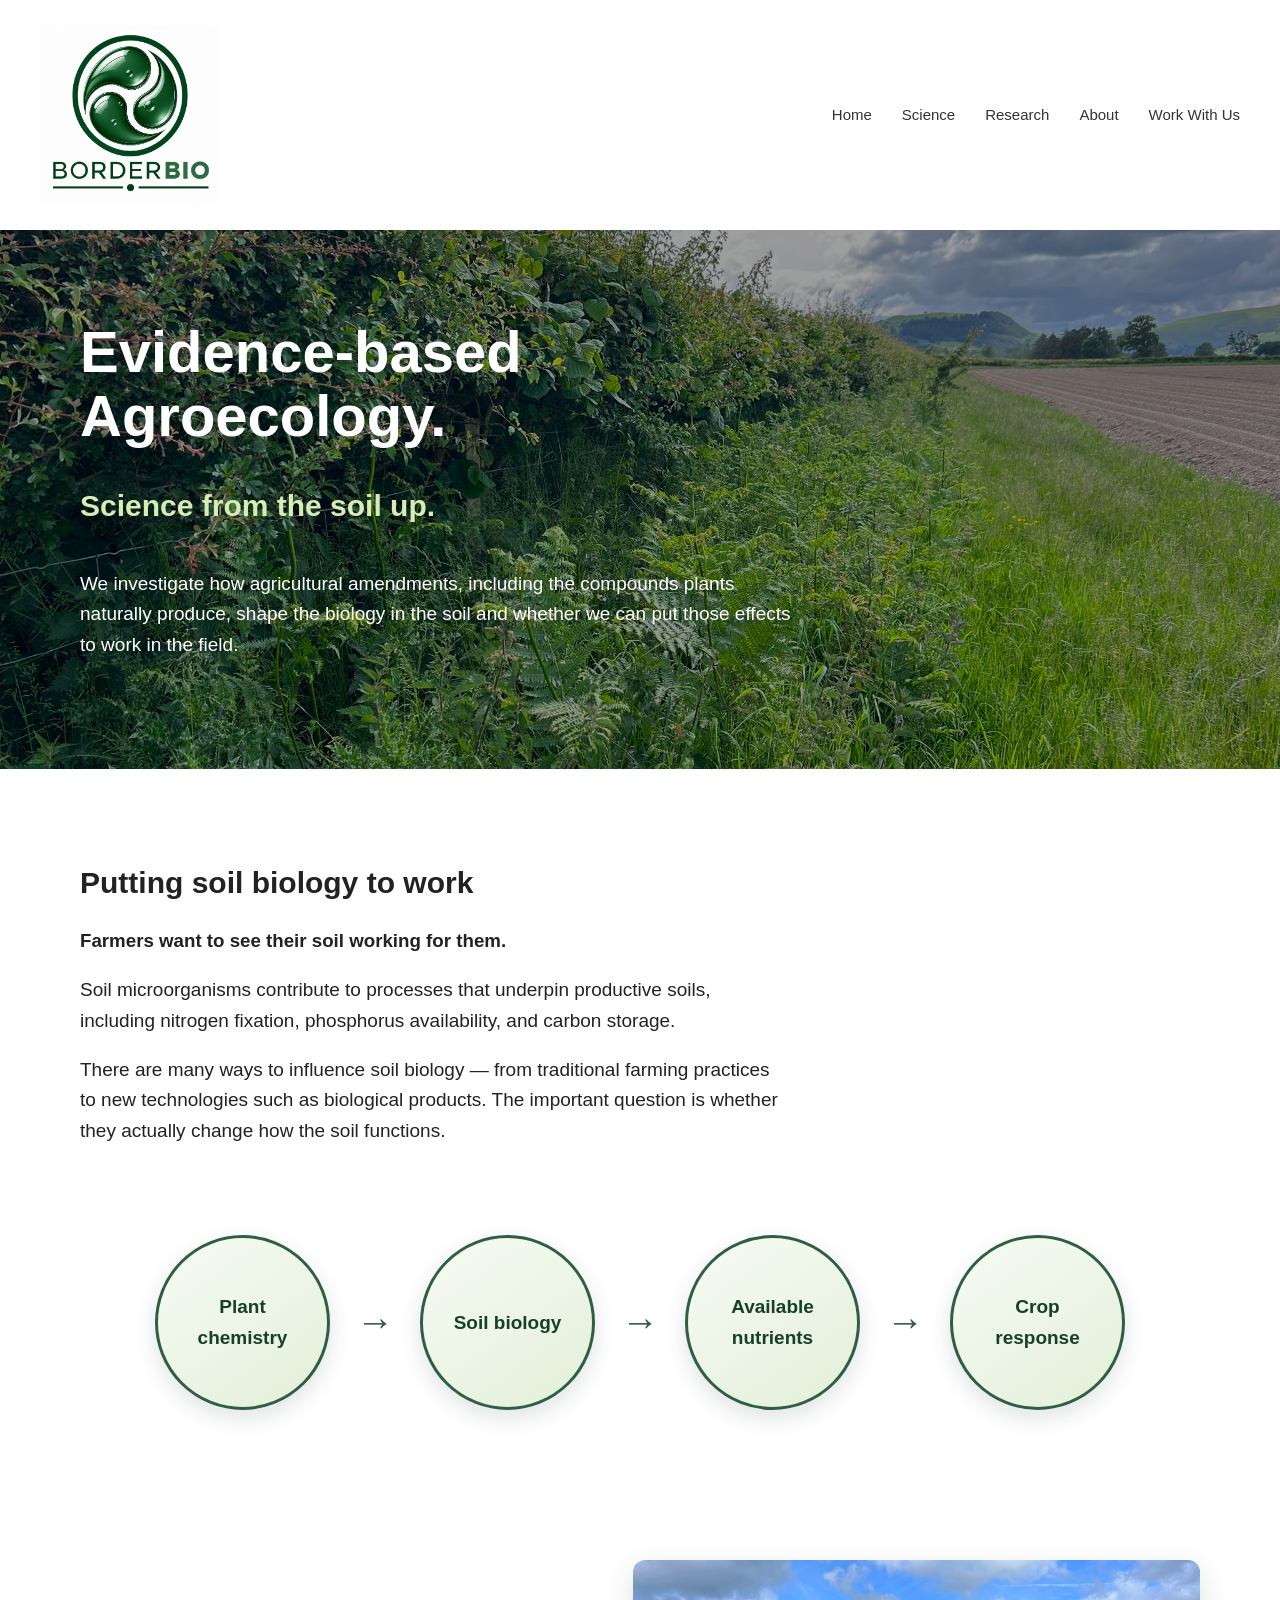
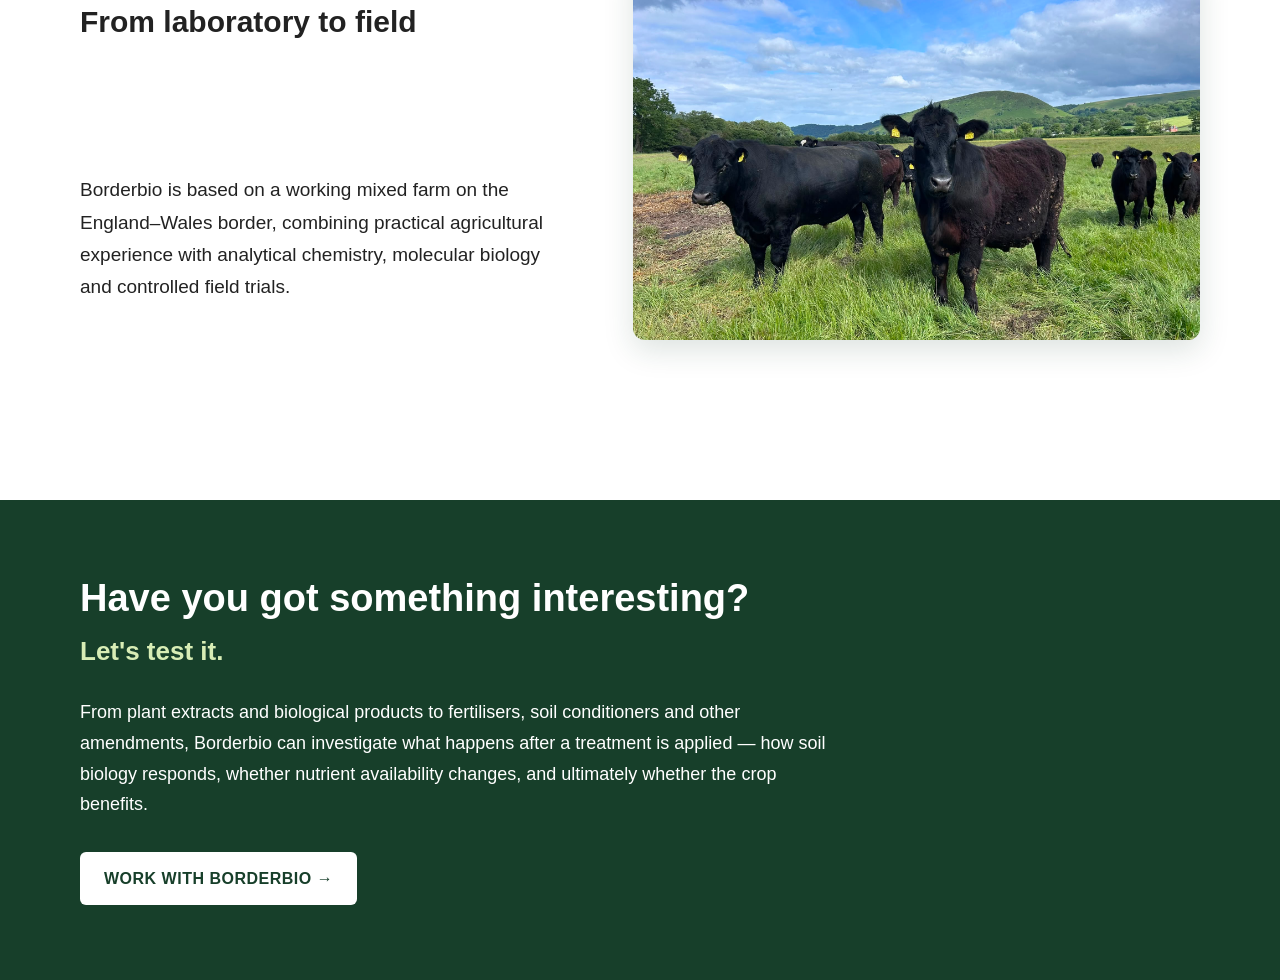
<file: index.html>
<!DOCTYPE html>
<html lang="en">
<head>
    <meta charset="UTF-8">
    <meta name="viewport" content="width=device-width, initial-scale=1.0">
    <title>Borderbio</title>
    <link rel="stylesheet" href="style.css">
</head>

<body>

<header>
    <img src="triskelion logo png.png" alt="Borderbio logo" width="220">

    <nav>
        <nav>
    <a href="index.html">Home</a>
    <a href="science.html">Science</a>
    <a href="research.html">Research</a>
    <a href="about.html">About</a>
    <a href="work-with-us.html">Work With Us</a>
</nav>
    </nav>
</header>

<main>

    <section class="hero">
        <h1>Evidence-based Agroecology.</h1>
        <h2>Science from the soil up.</h2>

        <p>
            We investigate how agricultural amendments, including the compounds plants naturally produce,
            shape the biology in the soil and whether we can put those effects to work in the field.
 
        </p>
    </section>

   <section class="chain-<section class="soil-working">
       
    <h2>Putting soil biology to work</h2>

    <h3>Farmers want to see their soil working for them.</h3>

    <p>
        Soil microorganisms contribute to processes that underpin productive soils,
        including nitrogen fixation, phosphorus availability,
        and carbon storage.
    </p>

    <p>
        There are many ways to influence soil biology — from traditional farming
        practices to new technologies such as biological products.
        The important question is whether they actually change how the soil functions.
    </p>
</section>

    <div class="chain">
        <div class="bubble">Plant chemistry</div>
        <div class="arrow">→</div>
        <div class="bubble">Soil    biology</div>
        <div class="arrow">→</div>
        <div class="bubble">Available nutrients</div>
        <div class="arrow">→</div>
        <div class="bubble">Crop response</div>
    </div>

    <p>
    
    </p>

</section>

    <section class="field-section">
        <h2>From laboratory to field</h2>

        <p>
            Borderbio is based on a working mixed farm on the England–Wales border,
            combining practical agricultural experience with analytical chemistry,
            molecular biology and controlled field trials.
        </p>
        <img src="Cows.jpeg.jpeg" alt="Cattle on the Borderbio farm">
    </section>

    <section class="work-section">
        <h2>Have you got something interesting?</h2>
        <h3>Let's test it.</h3>
        <p>
    From plant extracts and biological products to fertilisers, soil conditioners
    and other amendments, Borderbio can investigate what happens after a treatment
    is applied — how soil biology responds, whether nutrient availability changes,
    and ultimately whether the crop benefits.
</p>
        <a class="work-button" href="work-with-us.html">WORK WITH BORDERBIO →</a>
    </section>

</main>

</body>
</html>
</file>
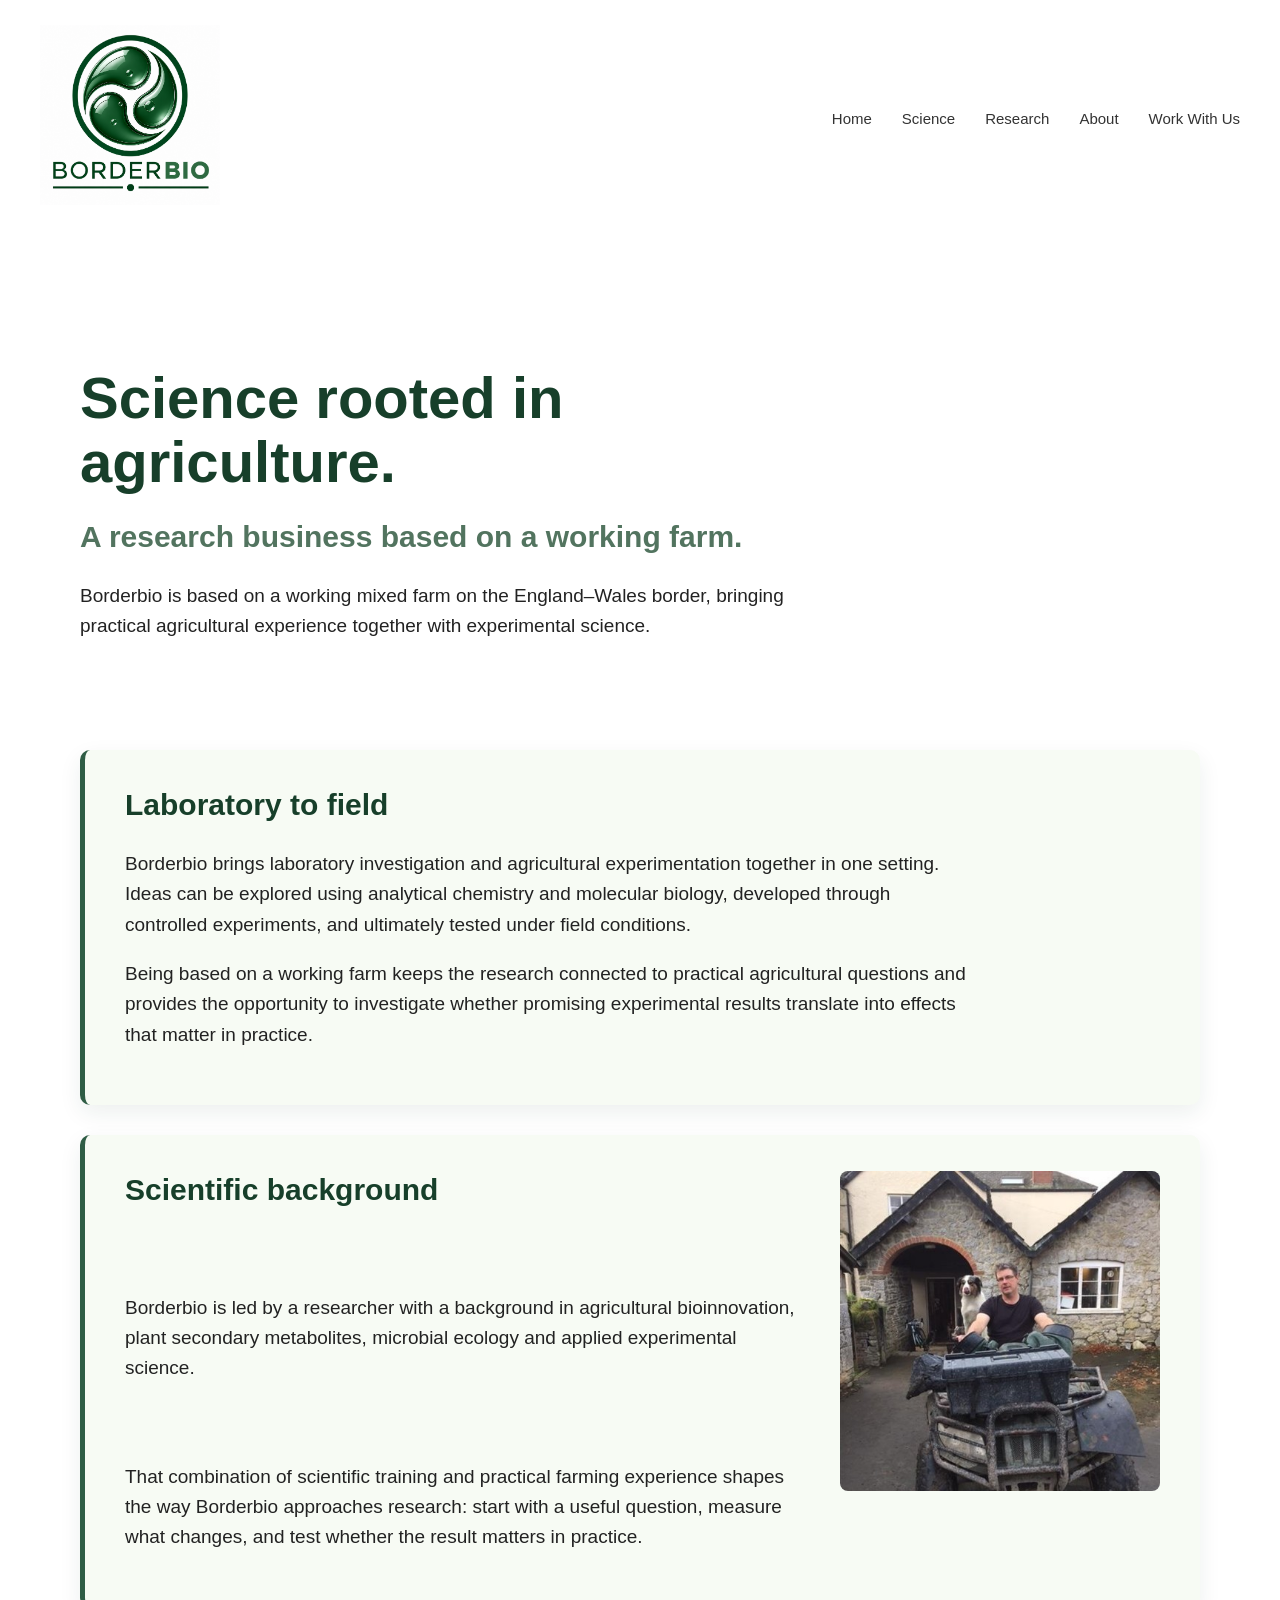
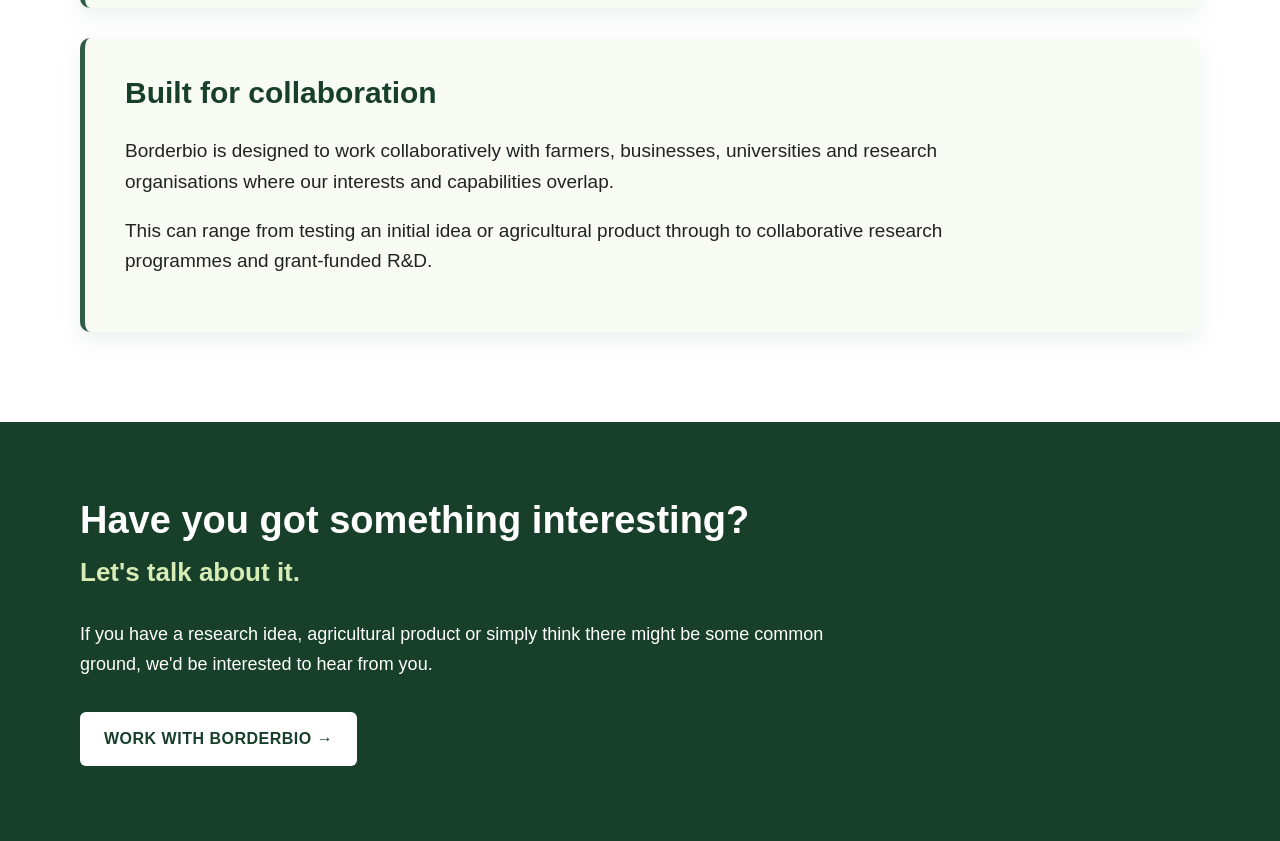
<file: about.html>
<!DOCTYPE html>
<html lang="en">

<head>
    <meta charset="UTF-8">
    <meta name="viewport" content="width=device-width, initial-scale=1.0">
    <title>About | Borderbio</title>
    <link rel="stylesheet" href="style.css">
</head>

<body>

<header>
    <a href="index.html">
        <img src="triskelion logo png.png" alt="Borderbio logo" width="220">
    </a>

    <nav>
        <nav>
    <a href="index.html">Home</a>
    <a href="science.html">Science</a>
    <a href="research.html">Research</a>
    <a href="about.html">About</a>
    <a href="work-with-us.html">Work With Us</a>
</nav>
    </nav>
</header>

<main>

    <section class="science-intro">
        <h1>Science rooted in agriculture.</h1>

        <h2>A research business based on a working farm.</h2>

        <p>
            Borderbio is based on a working mixed farm on the England–Wales border,
            bringing practical agricultural experience together with experimental
            science.
        </p>
    </section>
<section class="science-section">
    <h2>Laboratory to field</h2>

    <p>
        Borderbio brings laboratory investigation and agricultural experimentation
        together in one setting. Ideas can be explored using analytical chemistry
        and molecular biology, developed through controlled experiments, and
        ultimately tested under field conditions.
    </p>

    <p>
        Being based on a working farm keeps the research connected to practical
        agricultural questions and provides the opportunity to investigate whether
        promising experimental results translate into effects that matter in practice.
    </p>
</section>
 <section class="science-section about-profile">
    <h2>Scientific background</h2>

    <p>
        Borderbio is led by a researcher with a background in agricultural
        bioinnovation, plant secondary metabolites, microbial ecology and
        applied experimental science.
    </p>

    <p>
        That combination of scientific training and practical farming experience
        shapes the way Borderbio approaches research: start with a useful question,
        measure what changes, and test whether the result matters in practice.
    </p>
     <img src="photo.jpeg" alt="Borderbio founder on the farm" class="about-photo">
</section> 
  <section class="science-section">
    <h2>Built for collaboration</h2>

    <p>
        Borderbio is designed to work collaboratively with farmers, businesses,
        universities and research organisations where our interests and
        capabilities overlap.
    </p>

    <p>
        This can range from testing an initial idea or agricultural product
        through to collaborative research programmes and grant-funded R&amp;D.
    </p>
</section>
  <section class="work-section">
    <h2>Have you got something interesting?</h2>
    <h3>Let's talk about it.</h3>

    <p>
        If you have a research idea, agricultural product or simply think
        there might be some common ground, we'd be interested to hear from you.
    </p>

    <a class="work-button" href="work-with-us.html">WORK WITH BORDERBIO →</a>
</section>
</main>

</body>
</html>
</file>
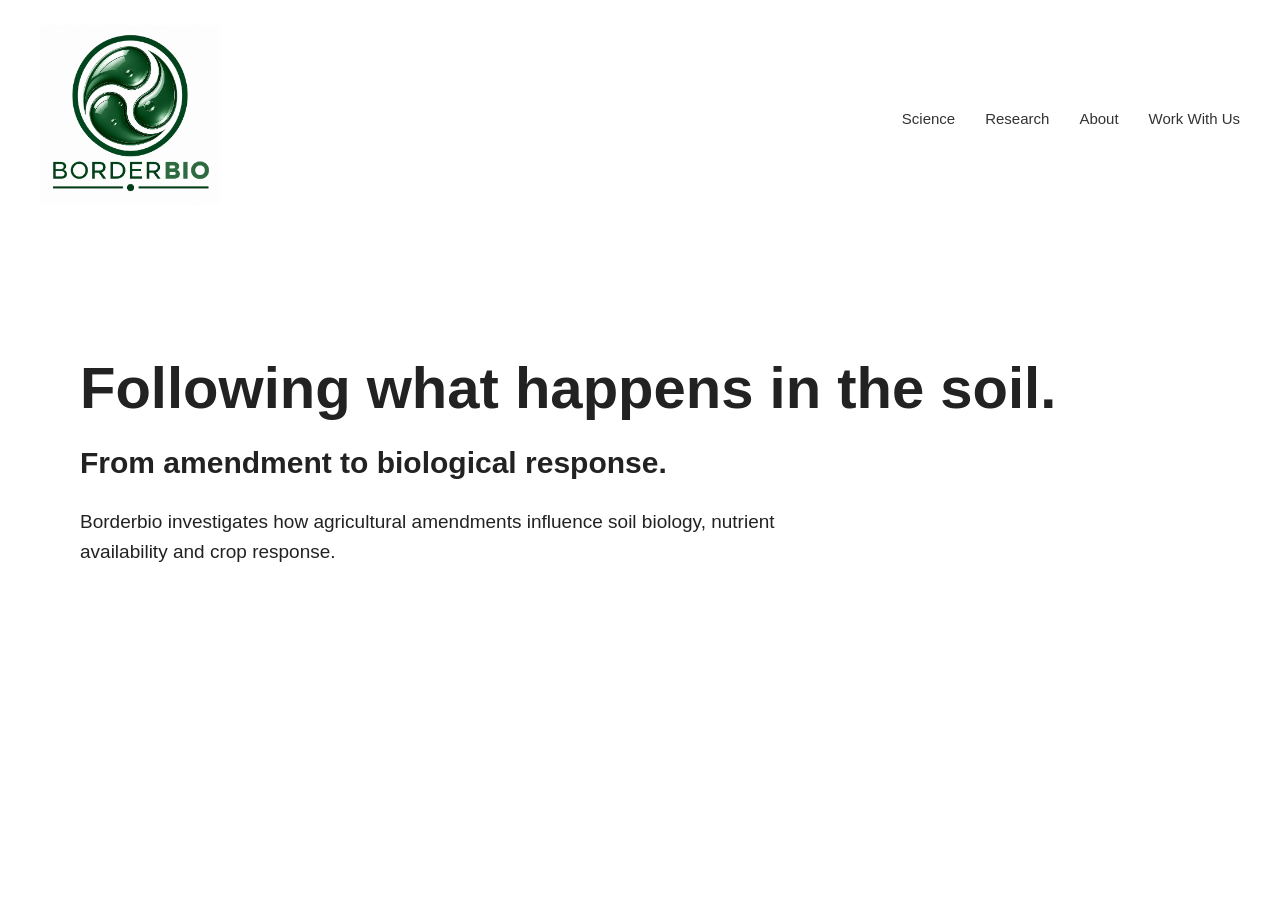
<file: cience.html>
<!DOCTYPE html>
<html lang="en">

<head>
    <meta charset="UTF-8">
    <meta name="viewport" content="width=device-width, initial-scale=1.0">
    <title>Science | Borderbio</title>
    <link rel="stylesheet" href="style.css">
</head>

<body>

<header>
    <a href="index.html">
        <img src="triskelion logo png.png" alt="Borderbio logo" width="220">
    </a>

    <nav>
        <a href="science.html">Science</a>
        <a href="#">Research</a>
        <a href="#">About</a>
        <a href="#">Work With Us</a>
    </nav>
</header>

<main>

    <section>
        <h1>Following what happens in the soil.</h1>

        <h2>From amendment to biological response.</h2>

        <p>
            Borderbio investigates how agricultural amendments influence soil
            biology, nutrient availability and crop response.
        </p>
    </section>

</main>

</body>
</html>
</file>
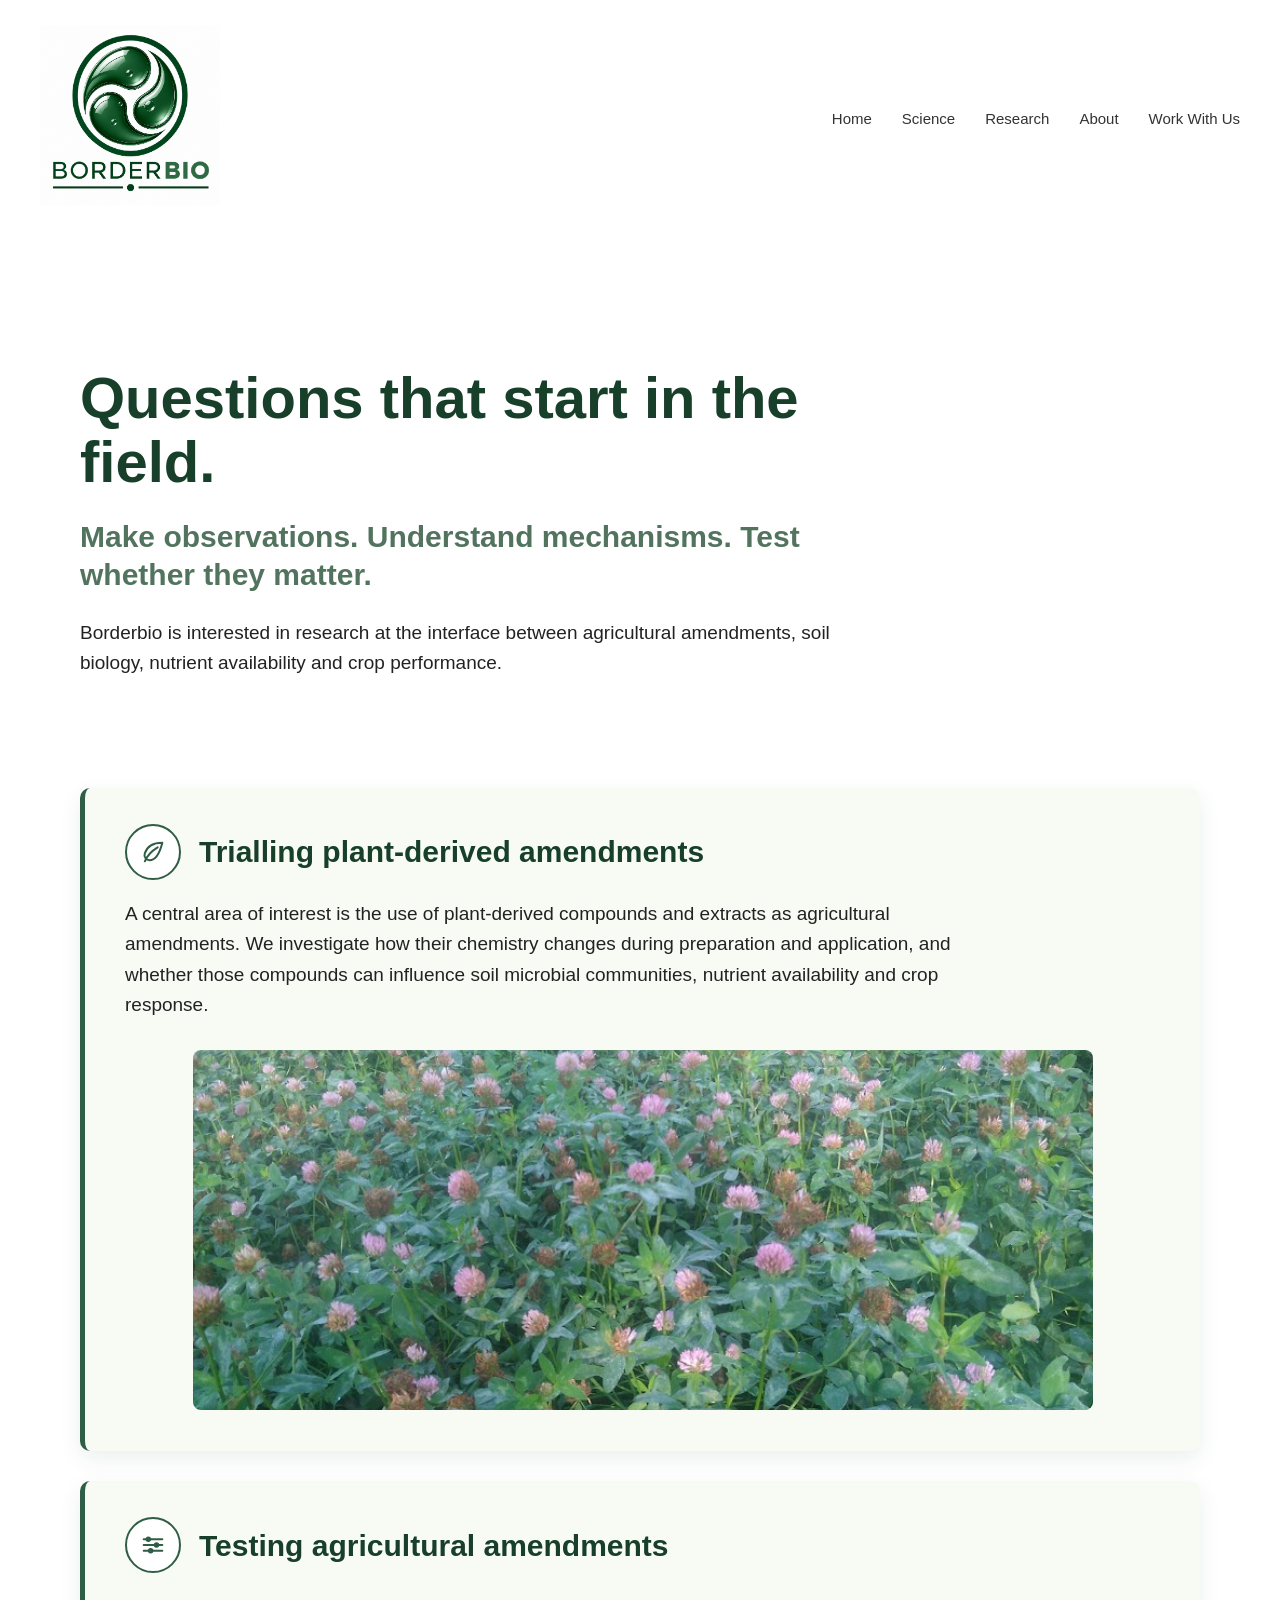
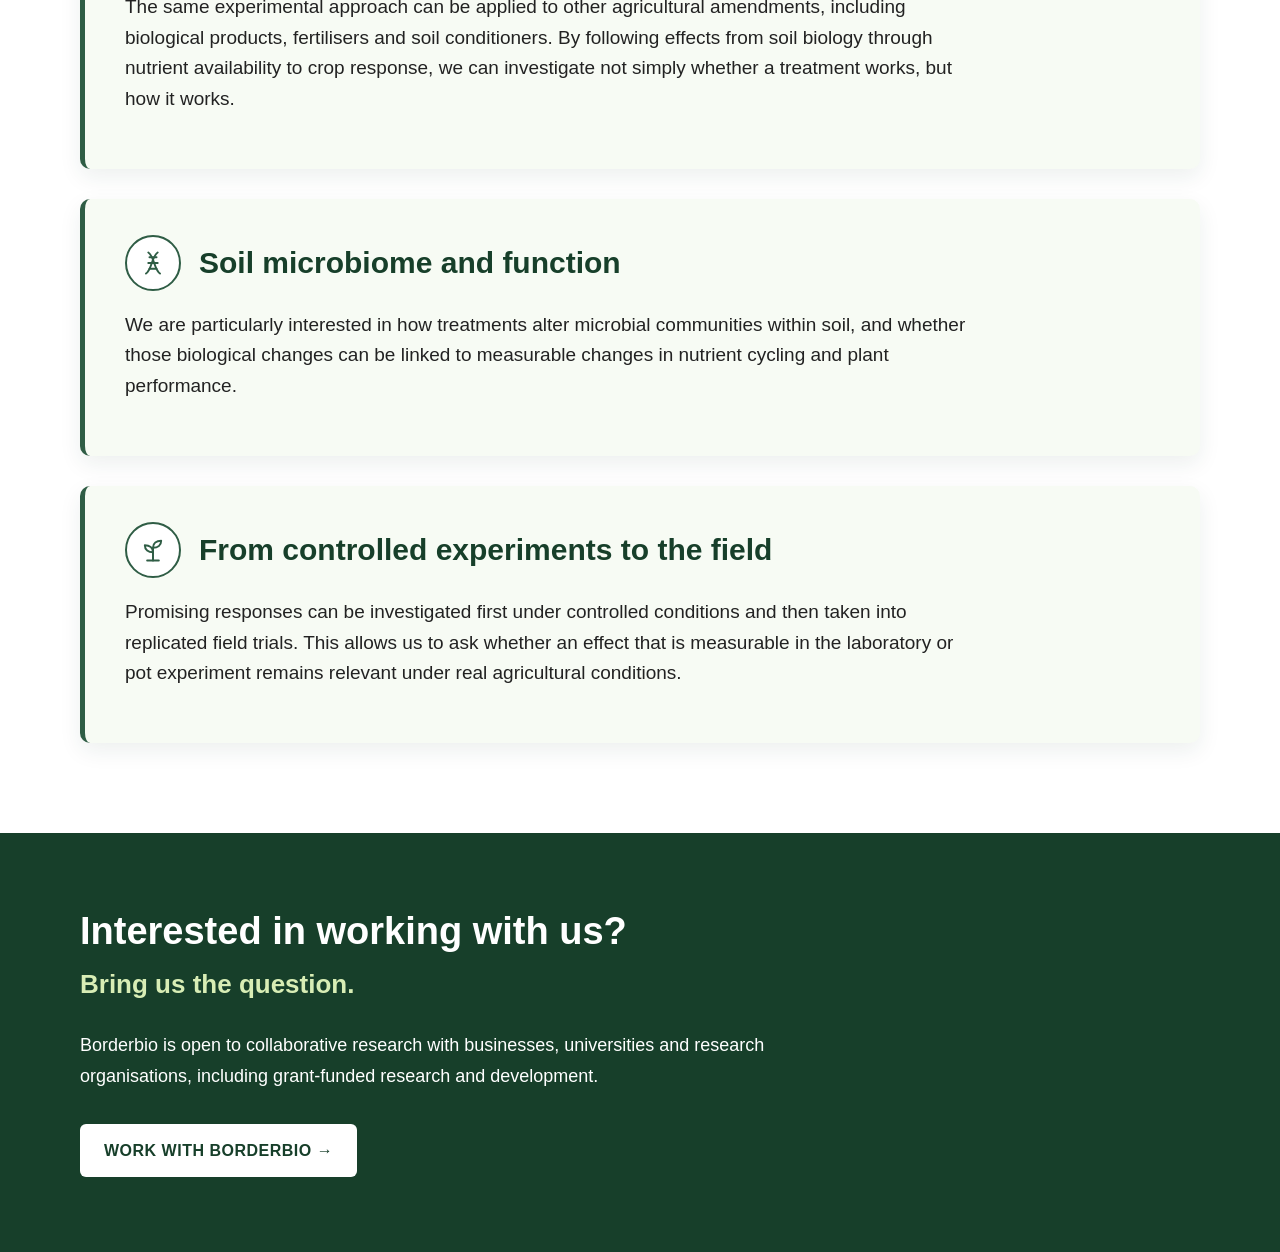
<file: research.html>
<!DOCTYPE html>
<html lang="en">

<head>
    <meta charset="UTF-8">
    <meta name="viewport" content="width=device-width, initial-scale=1.0">
    <title>Research | Borderbio</title>
    <link rel="stylesheet" href="style.css">
</head>

<body>

<header>
    <a href="index.html">
        <img src="triskelion logo png.png" alt="Borderbio logo" width="220">
    </a>

    <nav>
        <nav>
    <a href="index.html">Home</a>
    <a href="science.html">Science</a>
    <a href="research.html">Research</a>
    <a href="about.html">About</a>
    <a href="work-with-us.html">Work With Us</a>
</nav>
    </nav>
</header>

<main>

    <section class="science-intro">
        <h1>Questions that start in the field.</h1>

        <h2> Make observations. Understand mechanisms. Test whether they matter.</h2>
                      
        <p>
            Borderbio is interested in research at the interface between
            agricultural amendments, soil biology, nutrient availability
            and crop performance.
        </p>
    </section>
<section class="science-section">
    <div class="science-heading">
        <span class="science-icon">
            <svg viewBox="0 0 24 24" aria-hidden="true">
                <path d="M20 4C13 4 7 7 5 13c-1 3 1 6 4 6 6 0 9-7 11-15Z"/>
                <path d="M5 20c2-5 6-9 11-12"/>
            </svg>
        </span>
        <h2>Trialling plant-derived amendments</h2>
    </div>

    <p>
        A central area of interest is the use of plant-derived compounds and extracts
        as agricultural amendments. We investigate how their chemistry changes during
        preparation and application, and whether those compounds can influence soil
        microbial communities, nutrient availability and crop response.
    </p>
    <img src="Milvus.jpg" alt="Red clover growing in the field" class="research-photo">
</section>
  <section class="science-section">
    <div class="science-heading">
        <span class="science-icon">
            <svg viewBox="0 0 24 24" aria-hidden="true">
                <path d="M4 7h16"/>
                <path d="M4 12h16"/>
                <path d="M4 17h16"/>
                <circle cx="8" cy="7" r="1.5"/>
                <circle cx="15" cy="12" r="1.5"/>
                <circle cx="10" cy="17" r="1.5"/>
            </svg>
        </span>
        <h2>Testing agricultural amendments</h2>
    </div>

    <p>
        The same experimental approach can be applied to other agricultural
        amendments, including biological products, fertilisers and soil
        conditioners. By following effects from soil biology through nutrient
        availability to crop response, we can investigate not simply whether
        a treatment works, but how it works.
    </p>
</section>
  <section class="science-section">
    <div class="science-heading">
        <span class="science-icon">
            <svg viewBox="0 0 24 24" aria-hidden="true">
                <path d="M8 3c5 3 5 15 10 18"/>
                <path d="M16 3C11 6 11 18 6 21"/>
                <path d="M9 7h6"/>
                <path d="M8 12h8"/>
                <path d="M9 17h6"/>
            </svg>
        </span>
        <h2>Soil microbiome and function</h2>
    </div>

    <p>
        We are particularly interested in how treatments alter microbial
        communities within soil, and whether those
        biological changes can be linked to measurable changes in nutrient
        cycling and plant performance.
    </p>
</section>
  <section class="science-section">
    <div class="science-heading">
        <span class="science-icon">
            <svg viewBox="0 0 24 24" aria-hidden="true">
                <path d="M12 21V10"/>
                <path d="M12 14c-4 0-7-2-7-6 4 0 7 2 7 6Z"/>
                <path d="M12 10c4 0 7-2 7-6-4 0-7 2-7 6Z"/>
                <path d="M7 21h10"/>
            </svg>
        </span>
        <h2>From controlled experiments to the field</h2>
    </div>

    <p>
        Promising responses can be investigated first under controlled conditions
        and then taken into replicated field trials. This allows us to ask whether
        an effect that is measurable in the laboratory or pot experiment remains
        relevant under real agricultural conditions.
    </p>
</section>
  <section class="work-section">
    <h2>Interested in working with us?</h2>
    <h3>Bring us the question.</h3>

    <p>
        Borderbio is open to collaborative research with businesses,
        universities and research organisations, including grant-funded
        research and development.
    </p>

    <a class="work-button" href="work-with-us.html">WORK WITH BORDERBIO →</a>
</section>
</main>

</body>
</html>
</file>
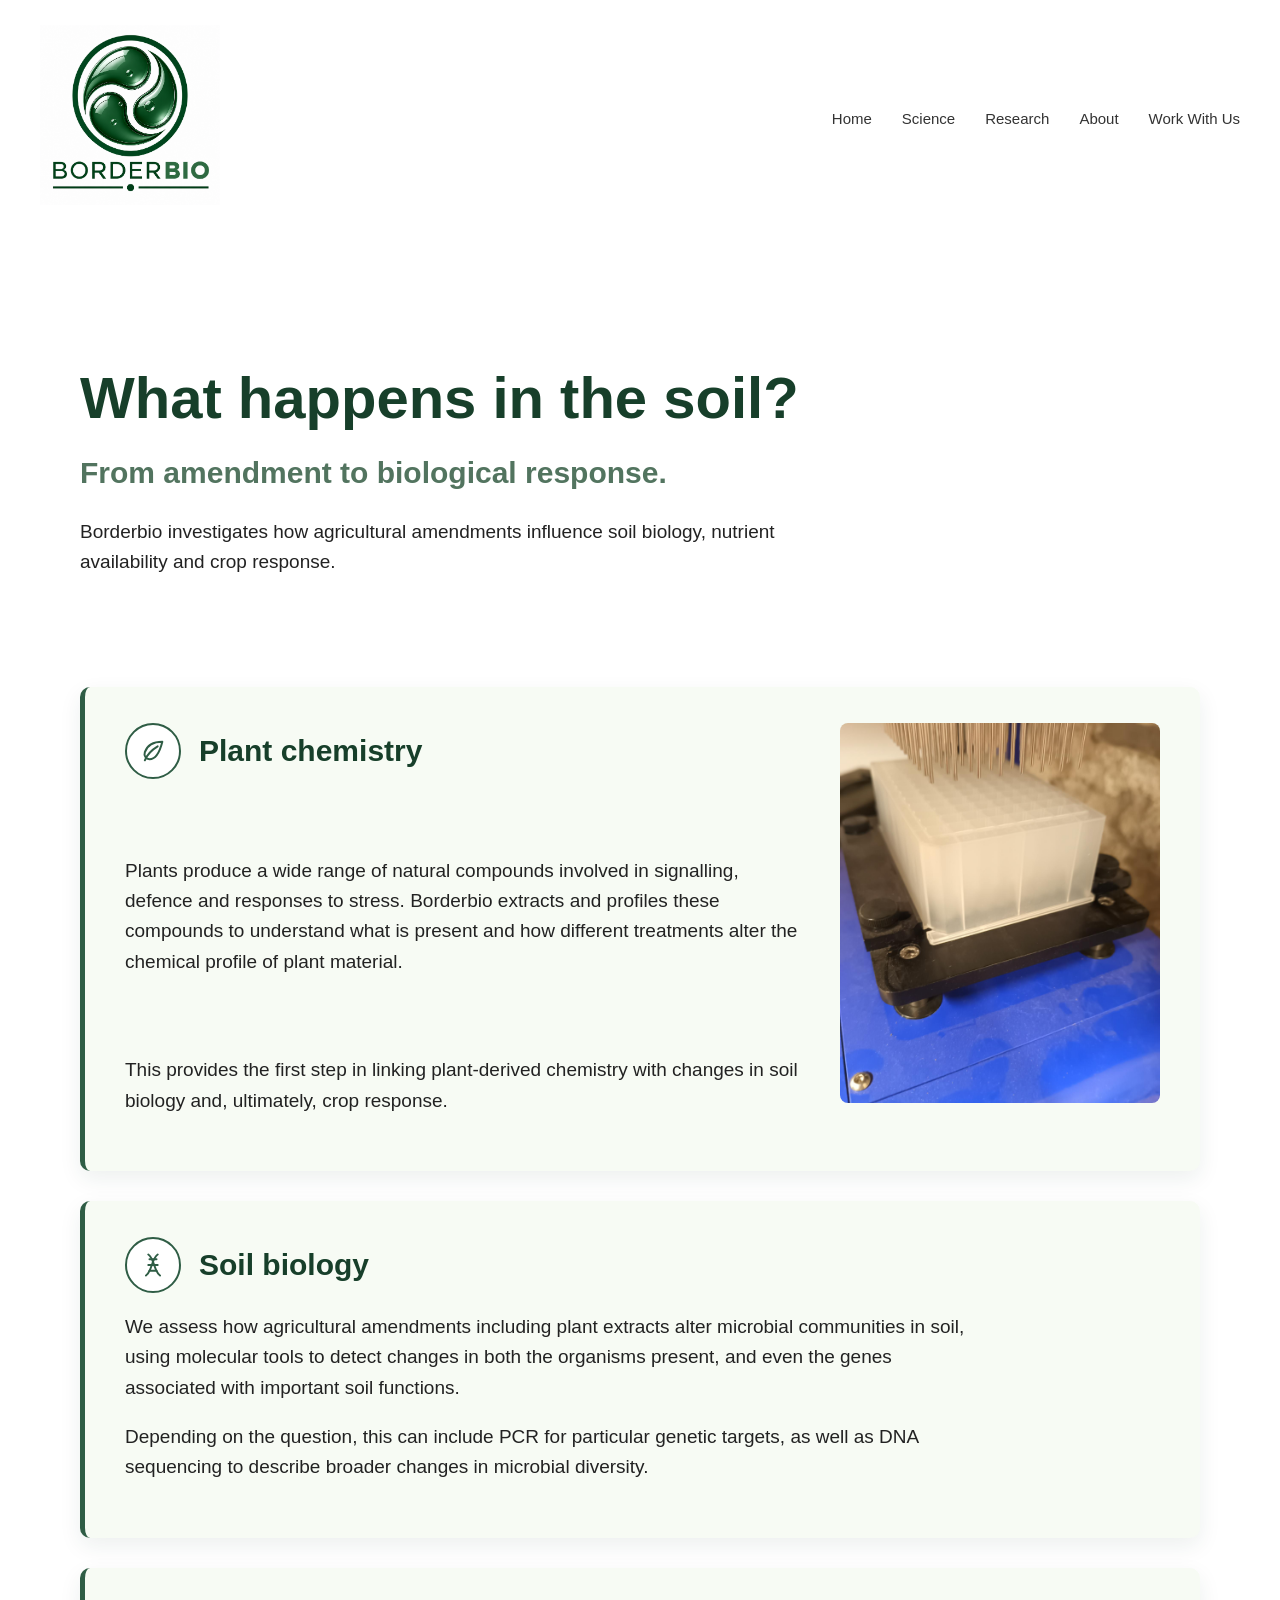
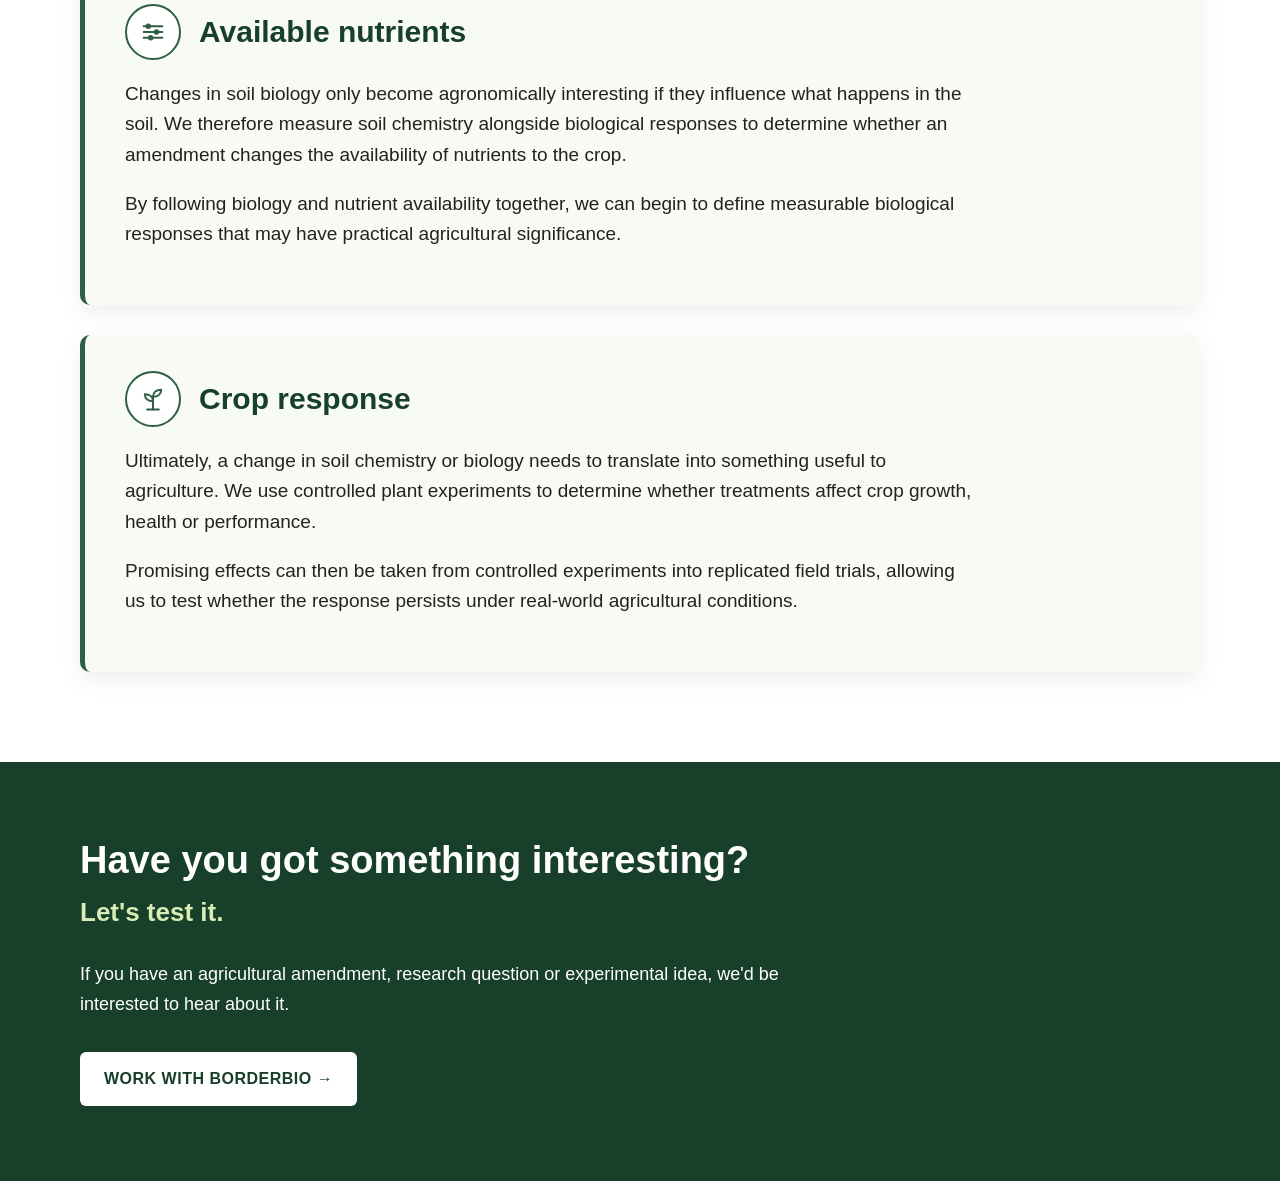
<file: science.html>
<!DOCTYPE html>
<html lang="en">

<head>
    <meta charset="UTF-8">
    <meta name="viewport" content="width=device-width, initial-scale=1.0">
    <title>Science | Borderbio</title>
    <link rel="stylesheet" href="style.css">
</head>

<body>

<header>
    <a href="index.html">
        <img src="triskelion logo png.png" alt="Borderbio logo" width="220">
    </a>

    <nav>
        <nav>
    <a href="index.html">Home</a>
    <a href="science.html">Science</a>
    <a href="research.html">Research</a>
    <a href="about.html">About</a>
    <a href="work-with-us.html">Work With Us</a>
</nav>
    </nav>
</header>

<main>

    <section class="science-intro">
        <h1>What happens in the soil?</h1>

        <h2>From amendment to biological response.</h2>

        <p>
            Borderbio investigates how agricultural amendments influence soil
            biology, nutrient availability and crop response.
        </p>
    </section>

    <section class="science-section chemistry-profile">
    <div class="science-heading">
        <span class="science-icon">
    <svg viewBox="0 0 24 24" aria-hidden="true">
        <path d="M20 4C13 4 7 7 5 13c-1 3 1 6 4 6 6 0 9-7 11-15Z"/>
        <path d="M5 20c2-5 6-9 11-12"/>
    </svg>
</span>
        <h2>Plant chemistry</h2>
    </div>

    <p>
        Plants produce a wide range of natural compounds involved in signalling,
        defence and responses to stress. Borderbio extracts and profiles these
        compounds to understand what is present and how different treatments alter the
        chemical profile of plant material.
    </p>

    <p>
        This provides the first step in linking plant-derived chemistry with
        changes in soil biology and, ultimately, crop response.
    </p>
        <img src="evaporator.jpg" alt="Laboratory sample preparation for plant chemistry analysis" class="chemistry-photo">
</section>

    <section class="science-section">
    <div class="science-heading">
        <span class="science-icon">
    <svg viewBox="0 0 24 24" aria-hidden="true">
        <path d="M8 3c5 3 5 15 10 18"/>
        <path d="M16 3C11 6 11 18 6 21"/>
        <path d="M9 7h6"/>
        <path d="M8 12h8"/>
        <path d="M9 17h6"/>
    </svg>
</span>
        <h2>Soil biology</h2>
    </div>

    <p>
        We assess how agricultural amendments including plant extracts alter microbial communities in soil,
        using molecular tools to detect changes in both the organisms present, and
        even the genes associated with important soil functions.
    </p>

    <p>
        Depending on the question, this can include PCR for
        particular genetic targets, as well as DNA sequencing
        to describe broader changes in microbial diversity.
    </p>
</section>

    <section class="science-section">
    <div class="science-heading">
        <span class="science-icon">
    <svg viewBox="0 0 24 24" aria-hidden="true">
        <path d="M4 7h16"/>
        <path d="M4 12h16"/>
        <path d="M4 17h16"/>
        <circle cx="8" cy="7" r="1.5"/>
        <circle cx="15" cy="12" r="1.5"/>
        <circle cx="10" cy="17" r="1.5"/>
    </svg>
</span>
        <h2>Available nutrients</h2>
    </div>

    <p>
        Changes in soil biology only become agronomically interesting if they
        influence what happens in the soil. We therefore measure soil chemistry
        alongside biological responses to determine whether an amendment changes
        the availability of nutrients to the crop.
    </p>

    <p>
        By following biology and nutrient availability together, we can begin to
        define measurable biological responses that may have
        practical agricultural significance.
    </p>
</section>

    <section class="science-section">
    <div class="science-heading">
        <span class="science-icon">
    <svg viewBox="0 0 24 24" aria-hidden="true">
        <path d="M12 21V10"/>
        <path d="M12 14c-4 0-7-2-7-6 4 0 7 2 7 6Z"/>
        <path d="M12 10c4 0 7-2 7-6-4 0-7 2-7 6Z"/>
        <path d="M7 21h10"/>
    </svg>
</span>
        <h2>Crop response</h2>
    </div>

    <p>
        Ultimately, a change in soil chemistry or biology needs to translate into
        something useful to agriculture. We use controlled plant experiments to
        determine whether treatments affect crop growth, health or performance.
    </p>

    <p>
        Promising effects can then be taken from controlled experiments into
        replicated field trials, allowing us to test whether the response persists
        under real-world agricultural conditions.
    </p>
</section>

<section class="work-section">
    <h2>Have you got something interesting?</h2>
    <h3>Let's test it.</h3>

    <p>
        If you have an agricultural amendment, research question or experimental
        idea, we'd be interested to hear about it.
    </p>

    <a class="work-button" href="work-with-us.html">WORK WITH BORDERBIO →</a>
</section>
    
</main>

</body>
</html>
</file>
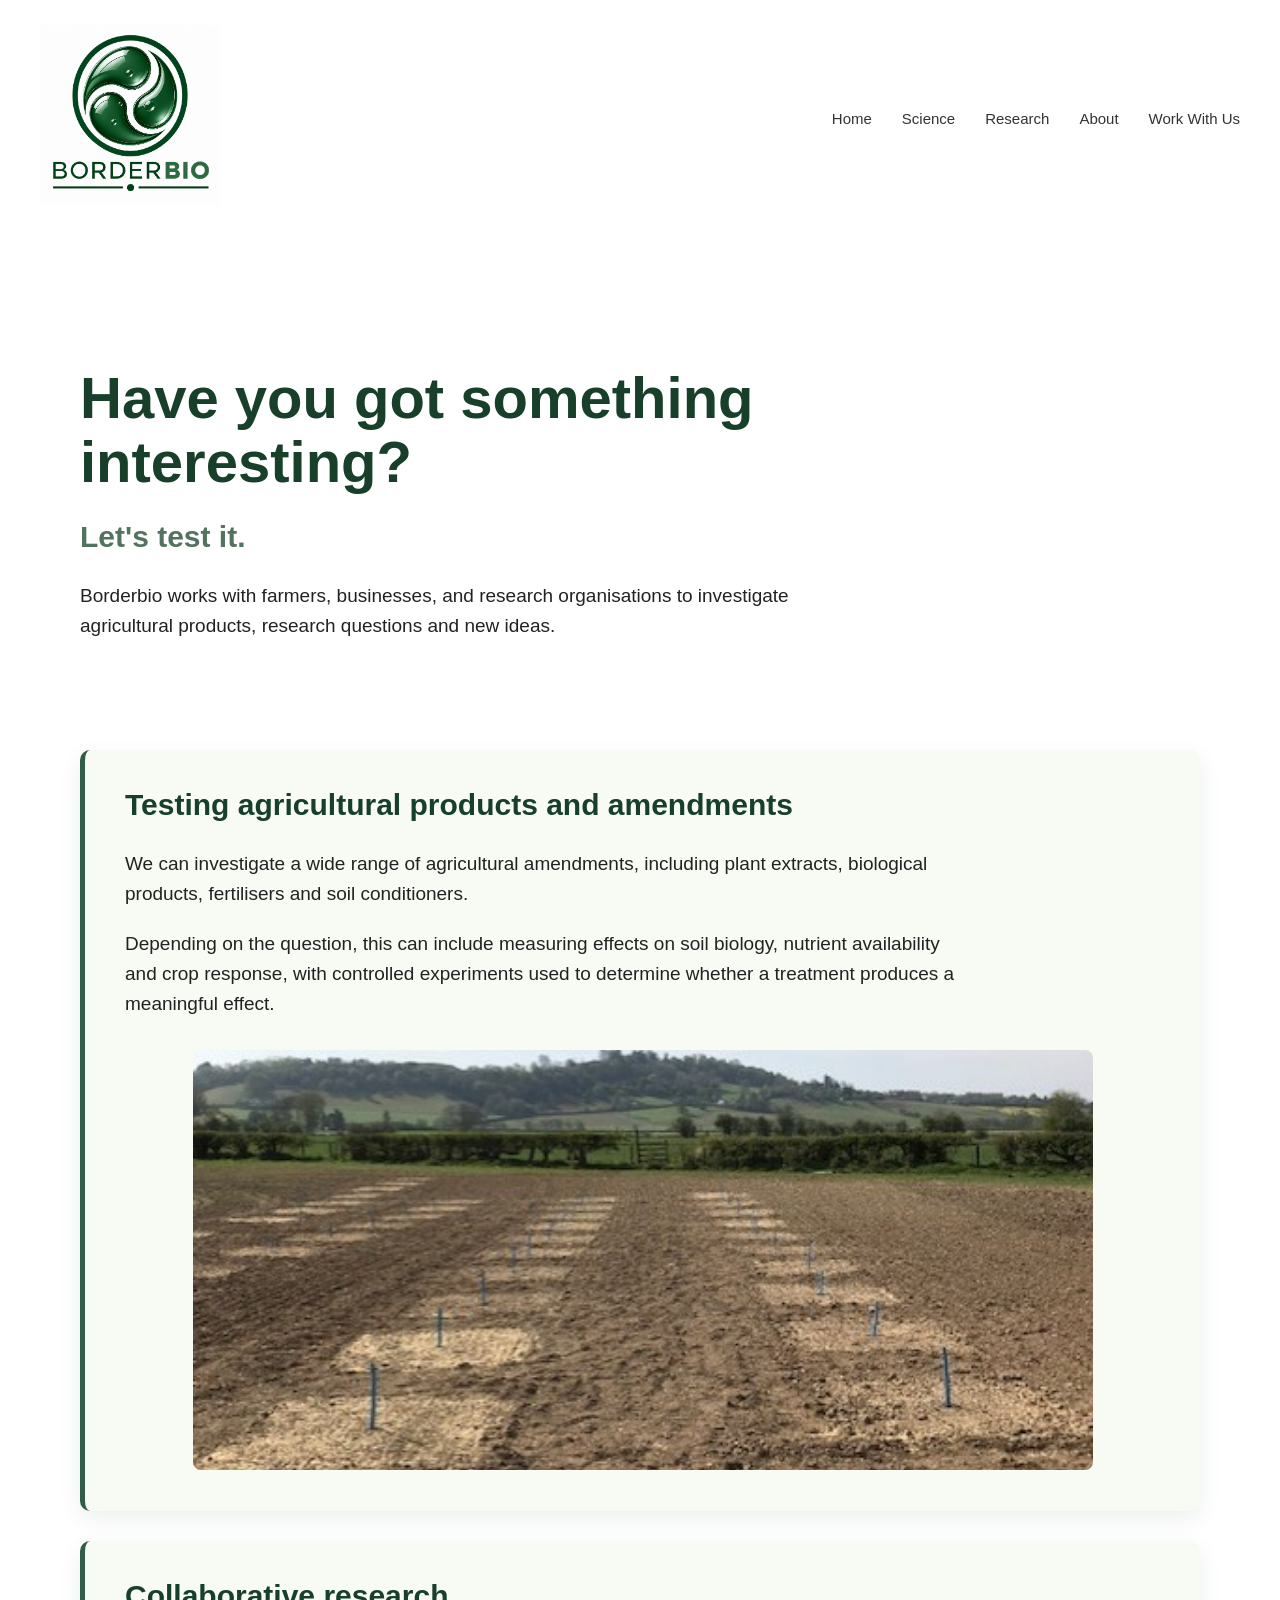
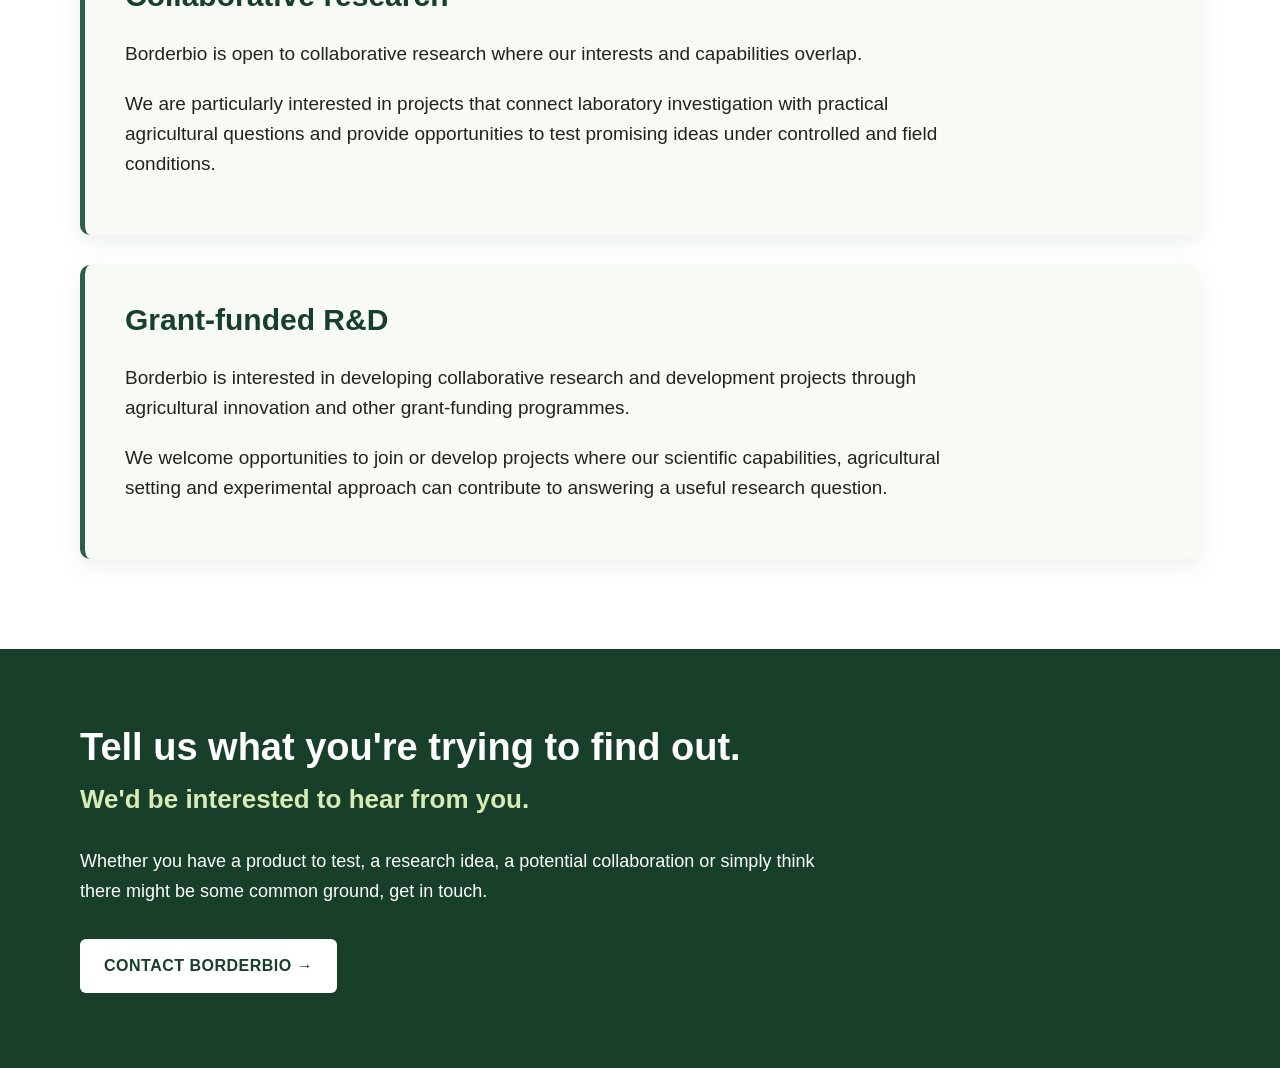
<file: work-with-us.html>
<!DOCTYPE html>
<html lang="en">

<head>
    <meta charset="UTF-8">
    <meta name="viewport" content="width=device-width, initial-scale=1.0">
    <title>Work With Us | Borderbio</title>
    <link rel="stylesheet" href="style.css">
</head>

<body>

<header>
    <a href="index.html">
        <img src="triskelion logo png.png" alt="Borderbio logo" width="220">
    </a>

    <nav>
        <nav>
    <a href="index.html">Home</a>
    <a href="science.html">Science</a>
    <a href="research.html">Research</a>
    <a href="about.html">About</a>
    <a href="work-with-us.html">Work With Us</a>
</nav>
    </nav>
</header>

<main>

    <section class="science-intro">
        <h1>Have you got something interesting?</h1>

        <h2>Let's test it.</h2>

        <p>
            Borderbio works with farmers, businesses, and research
            organisations to investigate agricultural products, research questions
            and new ideas.
        </p>
    </section>
<section class="science-section">
    <h2>Testing agricultural products and amendments</h2>

    <p>
        We can investigate a wide range of agricultural amendments, including
        plant extracts, biological products, fertilisers and soil conditioners.
    </p>

    <p>
        Depending on the question, this can include measuring effects on soil
        biology, nutrient availability and crop response, with controlled
        experiments used to determine whether a treatment produces a meaningful effect.
    </p>
    <img src="photo%20plot%20planting.jpeg" alt="Agricultural field trial plots" class="work-photo">
</section>
<section class="science-section">
    <h2>Collaborative research</h2>

    <p>
        Borderbio is open to collaborative research where
        our interests and capabilities overlap.
    </p>

    <p>
        We are particularly interested in projects that connect laboratory
        investigation with practical agricultural questions and provide
        opportunities to test promising ideas under controlled and field conditions.
    </p>
</section>
<section class="science-section">
    <h2>Grant-funded R&amp;D</h2>

    <p>
        Borderbio is interested in developing collaborative research and
        development projects through agricultural innovation and other
        grant-funding programmes.
    </p>

    <p>
        We welcome opportunities to join or develop projects where our
        scientific capabilities, agricultural setting and experimental
        approach can contribute to answering a useful research question.
    </p>
</section>
<section class="work-section">
    <h2>Tell us what you're trying to find out.</h2>
    <h3>We'd be interested to hear from you.</h3>

    <p>
        Whether you have a product to test, a research idea, a potential
        collaboration or simply think there might be some common ground,
        get in touch.
    </p>

    <a class="work-button" href="mailto:john.goodwin1@btconnect.com">CONTACT BORDERBIO →</a>
</section>
</main>

</body>
</html>
</file>
<file: style.css>
body {
    margin: 0;
    font-family: Arial, Helvetica, sans-serif;
    color: #222;
    background: #ffffff;
    line-height: 1.6;
}

header {
    max-width: 1200px;
    margin: 0 auto;
    padding: 25px 40px;
    display: flex;
    align-items: center;
    justify-content: space-between;
}

header img {
    width: 180px;
    height: auto;
}
.science-icon svg {
    width: 28px;
    height: 28px;
    fill: none;
    stroke: #2f5d45;
    stroke-width: 1.7;
    stroke-linecap: round;
    stroke-linejoin: round;
}

nav {
    display: flex;
    gap: 30px;
}

nav a {
    color: #333;
    text-decoration: none;
    font-size: 15px;
}

main {
    max-width: 1200px;
    margin: 0 auto;
}

section {
    padding: 70px 40px;
}

h1 {
    font-size: 58px;
    line-height: 1.1;
    margin-bottom: 15px;
}

h2 {
    font-size: 30px;
    line-height: 1.25;
}

p {
    max-width: 700px;
    font-size: 19px;
}

@media (max-width: 750px) {
    header {
        display: block;
        padding: 20px;
    }

    nav {
        margin-top: 20px;
        gap: 15px;
        flex-wrap: wrap;
    }

    section {
        padding: 45px 20px;
    }

    h1 {
        font-size: 42px;
    }
}
.chain {
    display: flex;
    align-items: center;
    justify-content: center;
    gap: 22px;
    margin-bottom: 30px;
}

.bubble {
    width: 175px;
    height: 175px;
    border-radius: 50%;

    background: linear-gradient(
        145deg,
        #f7fbf4,
        #e2efd9
    );

    border: 3px solid #2f5d45;

    display: flex;
    align-items: center;
    justify-content: center;

    text-align: center;
    font-size: 19px;
    font-weight: 700;
    color: #173f2a;

    padding: 18px;
    box-sizing: border-box;

    box-shadow: 0 8px 22px rgba(25, 65, 45, 0.14);
}

.arrow {
    font-size: 38px;
    font-weight: 300;
    color: #2f5d45;
    margin: 0 4px;
}

.chain-section p {
    margin-left: auto;
    margin-right: auto;
    text-align: center;
}

/* Farm image section */

.farm-image {
    width: 100%;
    height: 420px;
    object-fit: cover;
    object-position: center;
    display: block;
    margin: 60px 0;
    border-radius: 12px;
}
.hero {
    width: 100vw;
    margin-left: calc(50% - 50vw);
    box-sizing: border-box;

    min-height: 520px;
    padding: 90px max(40px, calc((100vw - 1120px) / 2));

    background:
        linear-gradient(rgba(0, 0, 0, 0.38), rgba(0, 0, 0, 0.38)),
        url("hedgerow.jpeg.jpeg");

    background-size: cover;
    background-position: center;
    display: flex;
    flex-direction: column;
    justify-content: center;
}

.hero h1 {
    color: white;
    max-width: 760px;
    margin-top: 0;
}

.hero h2 {
    color: #d8edb5;
    max-width: 760px;
}

.hero p {
    color: white;
    max-width: 720px;
}

/* From laboratory to field */

.field-section {
    display: grid;
    grid-template-columns: 1fr 1.15fr;
    gap: 60px;
    align-items: center;
    margin-top: 80px;
    margin-bottom: 80px;
}

.field-section h2 {
    grid-column: 1;
    margin-bottom: 20px;
}

.field-section p {
    grid-column: 1;
    font-size: 19px;
    line-height: 1.7;
}

.field-section img {
    grid-column: 2;
    grid-row: 1 / 3;
    width: 100%;
    height: 380px;
    object-fit: cover;
    border-radius: 12px;
    box-shadow: 0 10px 30px rgba(25, 65, 45, 0.15);
}

@media (max-width: 800px) {
    .field-section {
        grid-template-columns: 1fr;
        gap: 25px;
    }

    .field-section h2,
    .field-section p,
    .field-section img {
        grid-column: 1;
        grid-row: auto;
    }

    .field-section img {
        height: 300px;
    }
}
/* Work with Borderbio call-to-action */

.work-section {
    width: 100vw;
    margin-left: calc(50% - 50vw);
    box-sizing: border-box;

    background: #173f2a;
    color: white;

    padding: 75px max(40px, calc((100vw - 1120px) / 2));
    margin-top: 90px;
}

.work-section h2 {
    color: white;
    font-size: 38px;
    margin-top: 0;
    margin-bottom: 8px;
}

.work-section h3 {
    color: #d8edb5;
    font-size: 26px;
    margin-top: 0;
    margin-bottom: 25px;
}

.work-section p {
    color: white;
    max-width: 760px;
    font-size: 18px;
    line-height: 1.7;
    margin-bottom: 32px;
}

.work-button {
    display: inline-block;
    padding: 14px 24px;

    background: white;
    color: #173f2a;

    text-decoration: none;
    font-weight: 700;
    letter-spacing: 0.5px;

    border-radius: 6px;
}

.work-button:hover {
    background: #d8edb5;
}
/* Science page */

.science-section {
    background: #f7fbf4;
    border-left: 5px solid #2f5d45;
    border-radius: 10px;
    padding: 36px 40px;
    margin: 30px 40px;
    box-shadow: 0 8px 22px rgba(25, 65, 45, 0.08);
}

.science-section h2 {
    color: #173f2a;
    margin-top: 0;
}

.science-section p {
    max-width: 850px;
}
/* Science page introduction */

.science-intro {
    padding-top: 80px;
    padding-bottom: 60px;
}

.science-intro h1 {
    color: #173f2a;
    max-width: 800px;
}

.science-intro h2 {
    color: #52745f;
    max-width: 800px;
}

.science-intro p {
    max-width: 760px;
}
/* Science section headings and icons */

.science-heading {
    display: flex;
    align-items: center;
    gap: 18px;
    margin-bottom: 18px;
}

.science-heading h2 {
    margin: 0;
}

.science-icon {
    width: 52px;
    height: 52px;
    min-width: 52px;

    display: flex;
    align-items: center;
    justify-content: center;

    border: 2px solid #2f5d45;
    border-radius: 50%;

    color: #2f5d45;
    font-size: 25px;
    font-weight: bold;

    background: white;
}
/* Mobile navigation */

@media (max-width: 700px) {

    header {
        display: block;
        padding: 18px 20px;
    }

    header img {
        width: 150px;
    }

    nav {
    margin-top: 18px;
    display: flex;
    flex-direction: column;
    gap: 12px;
    width: 100%;
}

    nav a {
        font-size: 14px;
    }
}
@media (max-width: 700px) {

    .chain {
        flex-direction: column;
        gap: 12px;
    }

    .bubble {
        width: 150px;
        height: 150px;
    }

    .arrow {
        transform: rotate(90deg);
        margin: 0;
    }

    .chain-section {
        padding-left: 20px;
        padding-right: 20px;
    }
}
@media (max-width: 700px) {

    .hero {
        min-height: 440px;
        padding: 55px 22px;
        background-position: center;
    }

    .hero h1 {
        font-size: 40px;
        line-height: 1.08;
    }

    .hero h2 {
        font-size: 24px;
    }

    .hero p {
        font-size: 17px;
    }

    section {
        padding-left: 22px;
        padding-right: 22px;
    }

    h1 {
        font-size: 38px;
    }

    h2 {
        font-size: 26px;
    }

    p {
        font-size: 17px;
    }

    .science-section {
        margin-left: 20px;
        margin-right: 20px;
        padding: 28px 24px;
    }

    .work-section {
        padding-left: 22px;
        padding-right: 22px;
    }
}
@media (max-width: 700px) {

    .field-section {
        display: block;
        margin-top: 40px;
        margin-bottom: 40px;
    }

    .field-section img {
        width: 100%;
        height: 260px;
        margin-top: 25px;
        object-fit: cover;
    }
}

@media (max-width: 700px) {

    nav {
        width: 100%;
        grid-template-columns: 1fr 1fr;
        column-gap: 30px;
    }

    nav a {
        width: auto;
        white-space: nowrap;
    }
}

@media (max-width: 700px) {

    nav {
        display: flex;
        flex-direction: column;
        gap: 12px;
        width: 100%;
    }

    nav a {
        display: block;
        width: 100%;
        white-space: normal;
    }
}
/* About profile photo */

.about-profile {
    overflow: auto;
}

.about-profile {
    display: grid;
    grid-template-columns: 1fr 320px;
    gap: 40px;
    align-items: start;
}

.about-profile h2,
.about-profile p {
    grid-column: 1;
}

.about-photo {
    grid-column: 2;
    grid-row: 1 / 4;
    width: 100%;
    height: auto;
    border-radius: 8px;
}
@media (max-width: 700px) {

    .about-photo {
        float: none;
        display: block;
        width: 100%;
        max-width: 360px;
        margin: 25px auto 0;
    }
}

/* Soil biology introduction */

.soil-working {
    max-width: 900px;
    margin: 70px auto 50px;
    padding: 0 30px;
}

.soil-working h2 {
    color: #174f36;
    font-size: 36px;
    margin-bottom: 15px;
}

.soil-working h3 {
    color: #5f806b;
    font-size: 25px;
    margin-bottom: 25px;
}

.soil-working p {
    font-size: 18px;
    line-height: 1.7;
}
@media (max-width: 700px) {

    .about-profile {
        display: block;
    }

    .about-profile h2,
    .about-profile p,
    .about-photo {
        width: 100%;
        max-width: 100%;
    }

    .about-photo {
        display: block;
        height: auto;
        margin: 25px 0 0;
    }
}
/* Research field photograph */

.research-photo {
    display: block;
    width: 100%;
    max-width: 900px;
    height: 360px;
    object-fit: cover;
    margin: 30px auto 5px;
    border-radius: 8px;
}

@media (max-width: 700px) {
    .research-photo {
        height: auto;
        margin-top: 25px;
    }
}
/* Work With Us field trial photograph */

.work-photo {
    display: block;
    width: 100%;
    max-width: 900px;
    height: 420px;
    object-fit: cover;
    object-position: center;
    margin: 30px auto 5px;
    border-radius: 8px;
}

@media (max-width: 700px) {
    .work-photo {
        height: auto;
        margin-top: 25px;
    }
}
/* Plant chemistry photograph */

.chemistry-profile {
    display: grid;
    grid-template-columns: 1fr 320px;
    gap: 40px;
    align-items: start;
}

.chemistry-profile .science-heading,
.chemistry-profile p {
    grid-column: 1;
}

.chemistry-photo {
    grid-column: 2;
    grid-row: 1 / 4;
    width: 100%;
    height: 380px;
    object-fit: cover;
    border-radius: 8px;
}

@media (max-width: 700px) {

    .chemistry-profile {
        display: block;
    }

    .chemistry-photo {
        display: block;
        width: 100%;
        height: auto;
        margin-top: 25px;
    }
}
</file>
